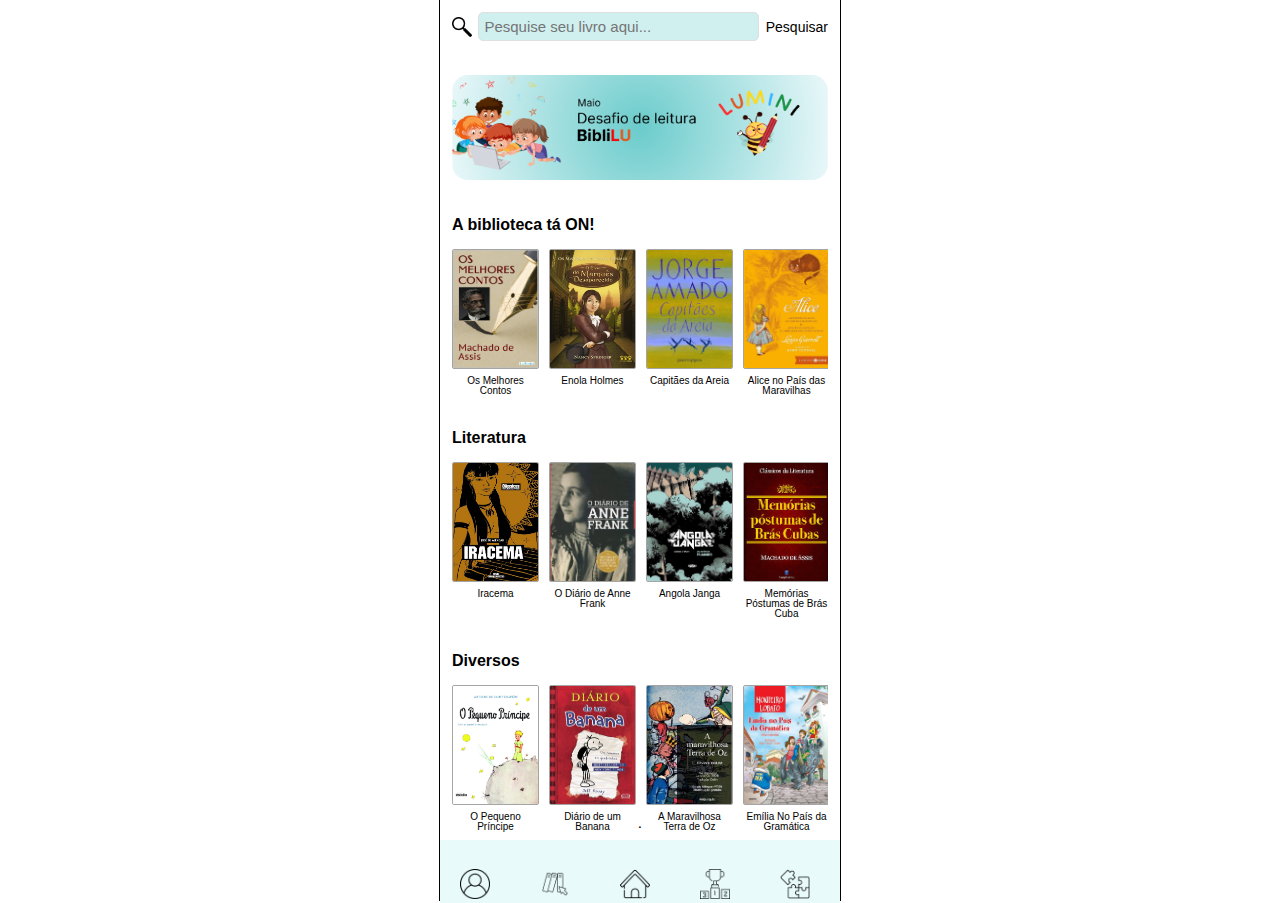
<file: client/src/html/catalogoLivros8e9.html>
<!DOCTYPE html>
<html lang="pt-BR">
  <head>
    <meta charset="UTF-8" />
    <meta name="viewport" content="width=device-width, initial-scale=1.0" />
    <!--FAVICON-->
    <link rel="shortcut icon" href="#" type="image/x-icon" />
    <!--MEDIA QUERIES-->
    <link rel="stylesheet" href="/client/src/styles/mediaQueries.css" />
    <!--RESET CSS-->
    <link rel="stylesheet" href="/client/src/styles/reset.css" />
    <!--STYLES CSS-->
    <link rel="stylesheet" href="/client/src/styles/vars.css" />
    <link rel="stylesheet" href="/client/src/styles/styleBodyAndContainer.css">
    <link rel="stylesheet" href="/client/src/styles/styleMenuPadrao.css">
    <link rel="stylesheet" href="/client/src/styles/styleCatalogo.css" />
    <title>Catálogo de Livros</title>
  </head>
  <body>
    <div class="container">
      <main class="container_app">
        <div class="margin_32px barra_pesquisa">
          <img src="/client/src/imgs/imgs_icons/icone_pesquisa.png" alt="" />
          <input placeholder="Pesquise seu livro aqui..." type="text" />
          <span
            >Pesquisar</span
          >
        </div>

        <div class="menu_vertical">
          <div class="margin_32px background_Catalogo">
            <img src="/client/src/imgs/backgroundIMGCatalogo.png" alt="" />
          </div>
          <!--SESSÃO DE LIVROS - AVENTURA-->
          <div class="container_painelLivros">
            <h1>
              A biblioteca tá ON!
            </h1>
            <section class="margin_32px section_painelLivros">
              <a href="#">
                <figure>
                  <img src="/client/src/imgs/imgs_Capas_Livros8e9/Os_melhores_contos.jpg" alt="" />
                <figcaption>
                  Os Melhores Contos
                </figcaption>
                </figure>
              </a>
              <a href="#">
                <figure>
                  <img src="/client/src/imgs/imgs_Capas_Livros8e9/enola2.jpg" alt="" />
                <figcaption>
                  Enola Holmes
                </figcaption>
                </figure>
              </a>
              <a href="#">
                <figure>
                  <img src="/client/src/imgs/imgs_Capas_Livros8e9/Capitaes_da_Areia.jpg" alt="" />
                <figcaption>
                  Capitães da Areia
                </figcaption>
                </figure>
              </a>
              <a href="#">
                <figure>
                  <img src="/client/src/imgs/imgs_Capas_Livros8e9/Alice_no_pais_das_maravilhas.jpg" alt="" />
                  <figcaption>
                    Alice no País das Maravilhas
                  </figcaption>
                </figure>
              </a>
            </section>
          </div>
          <!--SESSÃO DE LIVROS - LITERATURA BRASILEIRA -->
          <div class="container_painelLivros">
            <h1>Literatura</h1>
            <section class="margin_32px section_painelLivros">
              <a href="#">
                <figure>
                  <img src="/client/src/imgs/imgs_Capas_Livros8e9/Iracema.jpg" alt="" />
                  <figcaption>
                    Iracema
                  </figcaption>
                </figure>
              </a>
              <a href="#">
                <figure>
                  <img src="/client/src/imgs/imgs_Capas_Livros8e9/capa_anne_frank.jpg" alt="" />
                  <figcaption>
                    O Diário de Anne Frank
                  </figcaption>
                </figure>
              </a>
              <a href="#">
                <figure>
                  <img src="/client/src/imgs/imgs_Capas_Livros8e9/Angola_janga.jpg" alt="" />
                  <figcaption>Angola Janga</figcaption>
                </figure>
              </a>
              <a href="#">
                <figure>
                  <img src="/client/src/imgs/imgs_Capas_Livros8e9/Memorias_Postumas_de_Bras_Cubas.jpeg" alt="" />
                  <figcaption>Memórias Póstumas de Brás Cuba</figcaption>
                </figure>
              </a>
            </section>
          </div>
          <div class="container_painelLivros">
            <h1>Diversos</h1>
            <section class="margin_32px section_painelLivros">
              <a href="">
                <figure>
                  <img src="/client/src/imgs/imgs_Capas_Livros6e7/O_pequeno_principe.jpg" alt="" />
                  <figcaption>
                    O Pequeno Príncipe
                  </figcaption>
                </figure>
              </a>
              <a href="#">
                <figure>
                    <img src="/client/src/imgs/imgs_Capas_Livros6e7/Diario_de_um_banana.jpg" alt="" />
                  <figcaption>
                    Diário de um Banana
                  </figcaption>
                </figure>
              </a>
              <a href="#">
                <figure>
                  <img src="/client/src/imgs/imgs_Capas_Livros6e7/A_maravilhosa_terra_de_oz.jpeg" alt="" />
                  <figcaption>
                    A Maravilhosa Terra de Oz
                  </figcaption>
                </figure>
              </a>
              <a href="#">
                <figure>
                  <img src="/client/src/imgs/imgs_Capas_Livros6e7/Emilia_no_pais_da_gramatica.jpg" alt="" />
                  <figcaption>
                    Emília No País da Gramática
                  </figcaption>
                </figure>
              </a>
            </section>
          </div>
        </main>
              </div>
        </div>
    <div class="container-footer">
      <footer>
        <p>.</p>
      </footer>

      <section class="container_navigation">
        <nav class="navigation">
          <a href="/client/src/html/perfil.html">
            <img class="icons_imgs" src="/client/src/imgs/imgs_icons/icone_perfil.png" alt="" />
          </a>
          <a href="/client/src/html/prateleira.html">
            <img class="icons_imgs" src="/client/src/imgs/imgs_icons/icone_biblioteca.png" alt="" />
          </a>
          <a href="catalogoLivros8e9.html">
            <img class="icons_imgs" src="/client/src/imgs/imgs_icons/icone_home.png" alt="" />
          </a>
          <a href="/client/src/html/ranking.html">
            <img class="icons_imgs" src="/client/src/imgs/imgs_icons/icone_ranking.png" alt="" />
          </a>
          <a href="/client/src/html/jogos.html">
            <img class="icons_imgs" src="/client/src/imgs/imgs_icons/icone_jogos.png" alt="" />
          </a>
        </nav>
      </section>
    </div>
  </body>
</html>
</file>
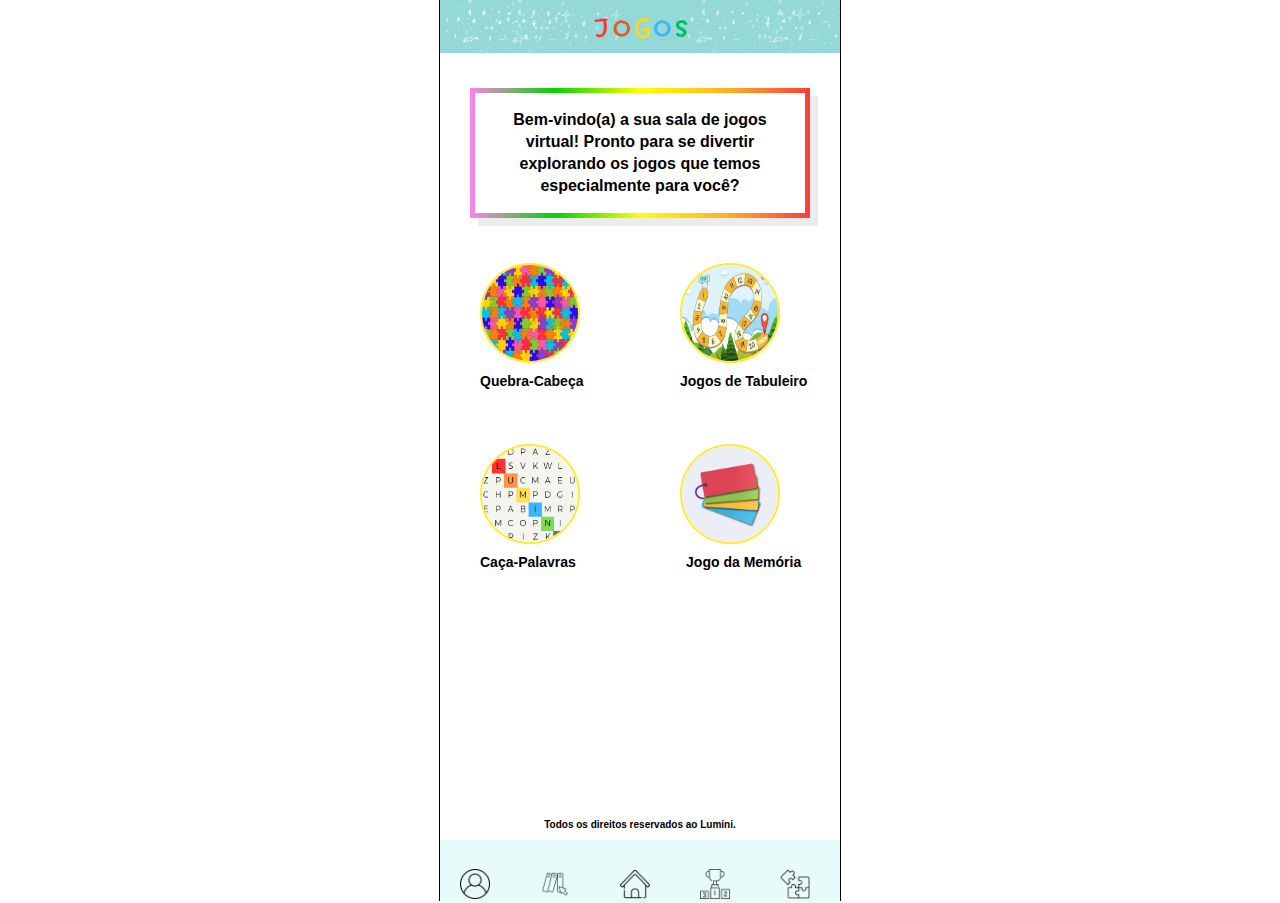
<file: client/src/html/jogos.html>
<!DOCTYPE html>
<html lang="pt-BR">
  <head>
    <meta charset="UTF-8" />
    <meta name="viewport" content="width=device-width, initial-scale=1.0" />
    <!--FAVICON-->
    <link rel="shortcut icon" href="#" type="image/x-icon" />
    <!--MEDIA QUERIES-->
    <link rel="stylesheet" href="/client/src/styles/mediaQueries.css" />
    <!--RESET CSS-->
    <link rel="stylesheet" href="/client/src/styles/reset.css" />
    <!--STYLES CSS-->
    <link rel="stylesheet" href="/client/src/styles/vars.css" />
    <link
      rel="stylesheet"
      href="/client/src/styles/styleBodyAndContainer.css"
    />
    <link rel="stylesheet" href="/client/src/styles/styleMenuPadrao.css" />
    <link rel="stylesheet" href="/client/src/styles/styleJogos.css" />
    <title>Catálogo de Livros</title>
  </head>
  <body>
    <div class="container">
      <main class="container_app">
        <!--IMG RANKING TOPO-->
        <img
          class="bg_prateleira"
          src="/client/src/imgs/imgs_icons/bg_jogos.png"
          alt=""
        />

        <div class="container_BoasVindas">
          <!-- <img src="/client/src/imgs/" alt="" /> -->
          <p>
            Bem-vindo(a) a sua sala de jogos virtual! Pronto para se divertir
            explorando os jogos que temos especialmente para você?
          </p>
        </div>

        <!--JOGOSS-->
        <div class="container_jogos">
          <section class="container_jogos_esquerda">
            <div class="container_jogos_esquerda__padding  container_hover">
              <img
                class="icon_jogos alter_img"
                src="/client/src/imgs/imgs_icons/quebra_cbc.jpg"
                alt=""
              />
              <h2>
                Quebra-Cabeça
              </h2>
            </div>
            <div class="container_jogos_esquerda__padding  container_hover">
              <img
                class="icon_jogos alter_img"
                src="/client/src/imgs/imgs_icons/caca_palavra.png"
                alt=""
              />
              <h2>
                Caça-Palavras
              </h2>
            </div>
          </section>
          <section class="container_jogos_direita">
            <div class="container_jogos_esquerda__padding container_hover">
              <img
                class="icon_jogos alter_img"
                src="/client/src/imgs/imgs_icons/tabuleiro.png.jpeg"
                alt=""
              />
              <h2>
                Jogos de Tabuleiro
              </h2>
            </div>
            <div class="container_jogos_esquerda__padding  container_hover">
              <img
                class="icon_jogos alter_img"
                src="/client/src/imgs/imgs_icons/flashcards.png"
                alt=""
              />
              <h2>
                Jogo da Memória
              </h2>
            </div>
          </section>
        </div>
      </main>
    </div>
    <div class="container-footer">
      <footer>
        <p>
          Todos os direitos reservados ao Lumini.
        </p>
      </footer>

      <!--MENU FIXO-->
      <section class="container_navigation">
        <nav class="navigation">
          <a href="/client/src/html/perfil.html">
            <img
              class="icons_imgs"
              src="/client/src/imgs/imgs_icons/icone_perfil.png"
              alt=""
            />
          </a>
          <a href="/client/src/html/prateleira.html">
            <img
              class="icons_imgs"
              src="/client/src/imgs/imgs_icons/icone_biblioteca.png"
              alt=""
            />
          </a>
          <a href="catalogoLivros8e9.html">
            <img
              class="icons_imgs"
              src="/client/src/imgs/imgs_icons/icone_home.png"
              alt=""
            />
          </a>
          <a href="/client/src/html/ranking.html">
            <img
              class="icons_imgs"
              src="/client/src/imgs/imgs_icons/icone_ranking.png"
              alt=""
            />
          </a>
          <a href="/client/src/html/jogos.html">
            <img
              class="icons_imgs"
              src="/client/src/imgs/imgs_icons/icone_jogos.png"
              alt=""
            />
          </a>
        </nav>
      </section>
    </div>
  </body>
</html>
</file>
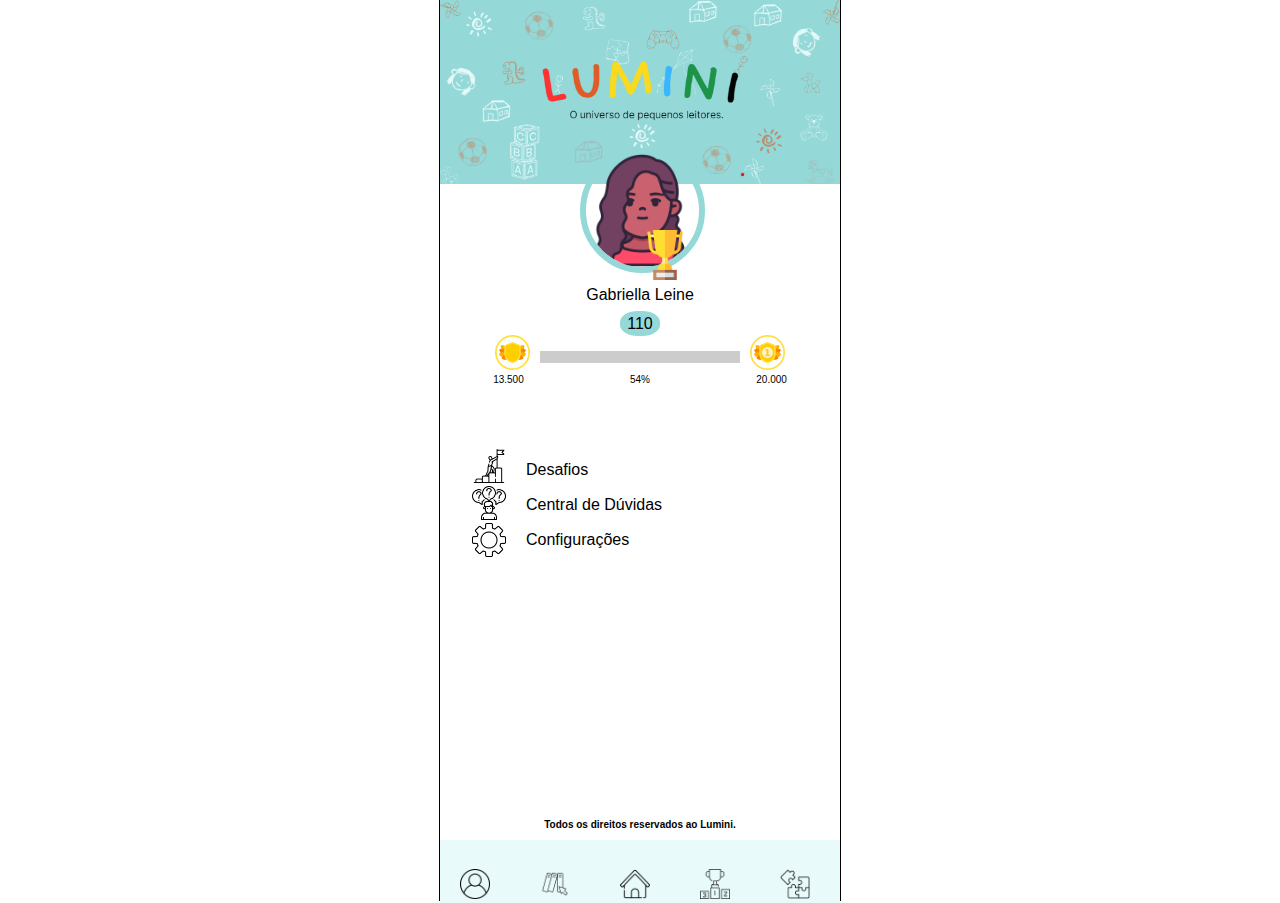
<file: client/src/html/perfil.html>
<!DOCTYPE html>
<html lang="pt-BR">
  <head>
    <meta charset="UTF-8" />
    <meta name="viewport" content="width=device-width, initial-scale=1.0" />
    <!--FAVICON-->
    <link rel="shortcut icon" href="#" type="image/x-icon" />
    <!--MEDIA QUERIES-->
    <link rel="stylesheet" href="/client/src/styles/mediaQueries.css" />
    <!--RESET CSS-->
    <link rel="stylesheet" href="/client/src/styles/reset.css" />
    <!--STYLES CSS-->
    <link rel="stylesheet" href="/client/src/styles/vars.css" />
    <link
      rel="stylesheet"
      href="/client/src/styles/styleBodyAndContainer.css"
    />
    <link rel="stylesheet" href="/client/src/styles/styleMenuPadrao.css" />
    <link rel="stylesheet" href="/client/src/styles/stylePerfil.css" />
    <title>Catálogo de Livros</title>
  </head>
  <body>
    <div class="container">
      <main class="container_app">
        <!--IMG RANKING TOPO-->
        <img
          class="bg_prateleira"
          src="/client/src/imgs/imgs_icons/icone_capa_usuario.png"
          alt=""
        />

        <div class="container_perfil">
          <img class="icone_perfil" src="/client/src/imgs/imgs_icons/icone_menina.png" alt="" />
          <img class="position_trofeu" src="/client/src/imgs/imgs_icons/icone_trofeu.png" alt="" />
          <div class="container_perfil__infos"> 
            <p>
              Gabriella Leine
            </p>
            <p class="button_level">
              110
            </p>
          </div>
        </div>

        <!--BARRA EXP-->
        <section>
          <img class="icon_rank01" src="/client/src/imgs/imgs_icons/icone_rank.png" alt="" />
          <div class="container_barra_progresso position_barra">
            <div class="progress-barra"></div>
          </div>
          <section class="infos">
            <div>
              <span>
                <p>13.500 </p>
              </span>
            </div>
            <div>
              <span>
                <p>54%</p>
              </span>
            </div>
            <div>
              <span>
                <p>20.000</p>
              </span>
            </div>
          </section>
          <img class="icon_rank02" src="/client/src/imgs/imgs_icons/icone_rank1.png" alt="" />
        </section>

        <!--SECTION FERRAMENTAS-->
        <section class="container_ferramentas">
            <div>
              <img
                class="icon_jogos"
                src="/client/src/imgs/imgs_icons/icone_desafio.png"
                alt=""
              />
              <span class="span_1">
                Desafios
              </span>
            </div>
            <div>
              <img
                class="icon_jogos"
                src="/client/src/imgs/imgs_icons/icone_duvida.png"
                alt=""
              />
              <span class="span_2">
                Central de Dúvidas
              </span>
            </div>
            <div>
              <img
                class="icon_jogos"
                src="/client/src/imgs/imgs_icons/icone_config.png"
                alt=""
              />
              <span class="span_3">
                Configurações
              </span>
            </div>
        </section>
      </main>
    </div>
    <div class="container-footer">
      <footer>
        <p>Todos os direitos reservados ao Lumini.</p>
      </footer>

      <!--MENU FIXO-->
      <section class="container_navigation">
        <nav class="navigation">
          <a href="/client/src/html/perfil.html">
            <img
              class="icons_imgs"
              src="/client/src/imgs/imgs_icons/icone_perfil.png"
              alt=""
            />
          </a>
          <a href="/client/src/html/prateleira.html">
            <img
              class="icons_imgs"
              src="/client/src/imgs/imgs_icons/icone_biblioteca.png"
              alt=""
            />
          </a>
          <a href="catalogoLivros8e9.html">
            <img
              class="icons_imgs"
              src="/client/src/imgs/imgs_icons/icone_home.png"
              alt=""
            />
          </a>
          <a href="/client/src/html/ranking.html">
            <img
              class="icons_imgs"
              src="/client/src/imgs/imgs_icons/icone_ranking.png"
              alt=""
            />
          </a>
          <a href="/client/src/html/jogos.html">
            <img
              class="icons_imgs"
              src="/client/src/imgs/imgs_icons/icone_jogos.png"
              alt=""
            />
          </a>
        </nav>
      </section>
    </div>
  </body>
</html>
</file>
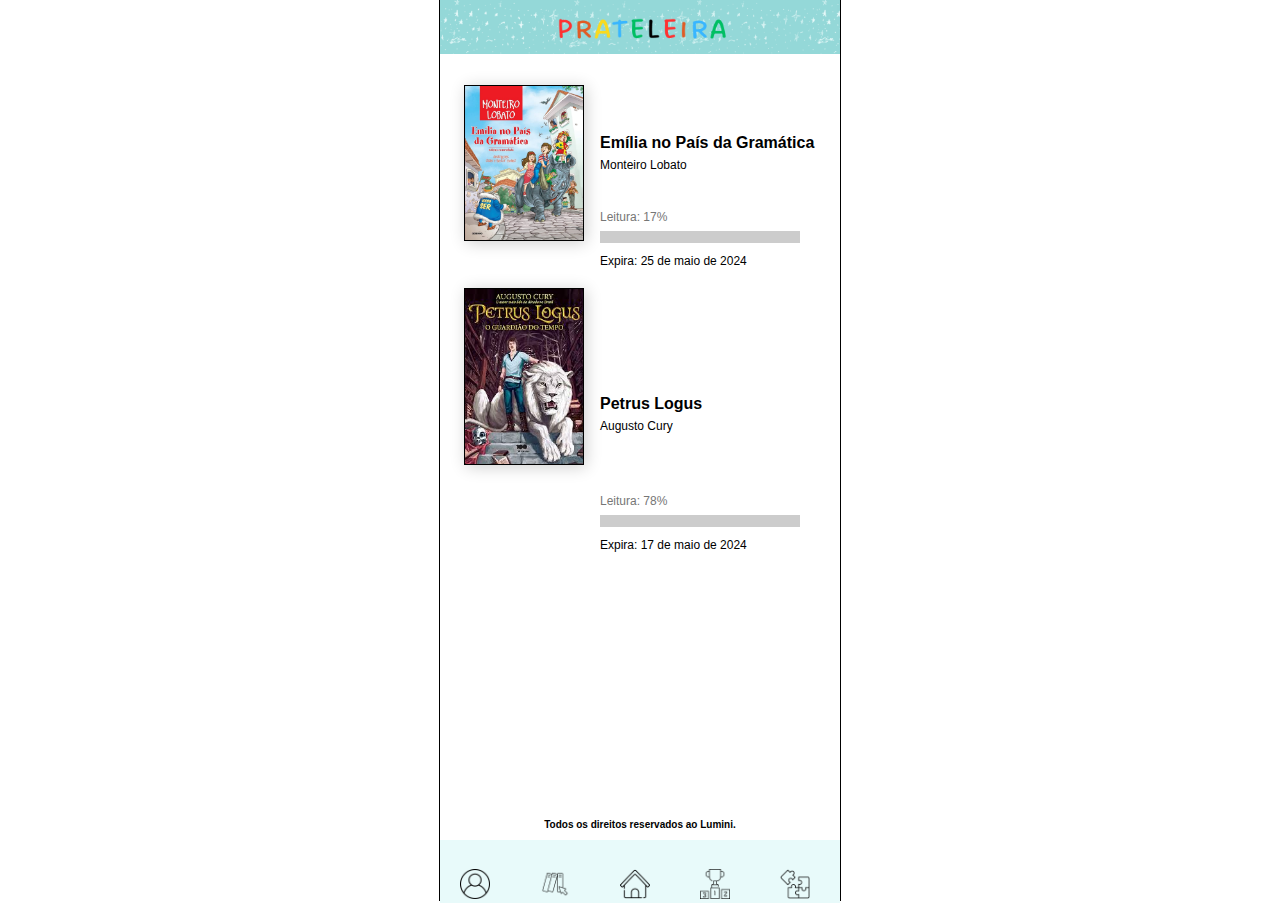
<file: client/src/html/prateleira.html>
<!DOCTYPE html>
<html lang="pt-BR">
  <head>
    <meta charset="UTF-8" />
    <meta name="viewport" content="width=device-width, initial-scale=1.0" />
    <!--FAVICON-->
    <link rel="shortcut icon" href="#" type="image/x-icon" />
    <!--MEDIA QUERIES-->
    <link rel="stylesheet" href="/client/src/styles/mediaQueries.css" />
    <!--RESET CSS-->
    <link rel="stylesheet" href="/client/src/styles/reset.css" />
    <!--STYLES CSS-->
    <link rel="stylesheet" href="/client/src/styles/vars.css" />
    <link rel="stylesheet" href="/client/src/styles/styleBodyAndContainer.css">
    <link rel="stylesheet" href="/client/src/styles/styleMenuPadrao.css">
    <link rel="stylesheet" href="/client/src/styles/stylePrateleira.css" />
    <title>Catálogo de Livros</title>
  </head>
  <body>
    <div class="container">
      <main class="container_app">
        <!--IMG RANKING TOPO-->
        <img class="bg_prateleira" src="/client/src/imgs/imgs_icons/bg_prateleira.png" alt="">

        <!--LIVROS-->
        <div id="container_prateleira">
            <section class="section_prateleira__livro">
                <img src="/client/src/imgs/imgs_Capas_Livros6e7/Emilia_no_pais_da_gramatica.jpg" alt="">
                <div class="section_prateleira__infos01 padding_infos">
                  <h2>
                    Emília no País da Gramática
                  </h2>
                  <p>
                    Monteiro Lobato
                  </p>
                  <p class="section_prateleira_infos__expLeitura">
                    Leitura: 17%
                  </p>
                  <!--BARRA EXP-->
                  <div class="container_barra_progresso">
                    <div class="progress-barra">
                    </div>
                  </div>
                  <p class="size_12">Expira: 25 de maio de 2024</p>
                </div>
            </section>
            
            <section class="section_prateleira__livro">
                <img src="/client/src/imgs/imgs_Capas_Livros6e7/petrus_logus.jfif" alt="">
                <div class="section_prateleira__infos02 padding_infos">
                  <h2>
                    Petrus Logus
                  </h2>
                  <p>
                    Augusto Cury
                  </p>
                  <p class="section_prateleira_infos__expLeitura02">
                    Leitura: 78%
                  </p>
                  <!--BARRA EXP-->
                  <div class="container_barra_progresso">
                    <div class="progress-barra">
                    </div>
                  </div>
                  <p class="size_12">
                    Expira: 17 de maio de 2024
                  </p>
                </div>
            </section>
        </div>
      </main>
    </div>
    <div class="container-footer">
      <footer>
        <p>Todos os direitos reservados ao Lumini.</p>
      </footer>

      <!--MENU FIXO-->
      <section class="container_navigation">
        <nav class="navigation">
          <a href="/client/src/html/perfil.html">
            <img class="icons_imgs" src="/client/src/imgs/imgs_icons/icone_perfil.png" alt="" />
          </a>
          <a href="/client/src/html/prateleira.html">
            <img class="icons_imgs" src="/client/src/imgs/imgs_icons/icone_biblioteca.png" alt="" />
          </a>
          <a href="catalogoLivros8e9.html">
            <img class="icons_imgs" src="/client/src/imgs/imgs_icons/icone_home.png" alt="" />
          </a>
          <a href="/client/src/html/ranking.html">
            <img class="icons_imgs" src="/client/src/imgs/imgs_icons/icone_ranking.png" alt="" />
          </a>
          <a href="/client/src/html/jogos.html">
            <img class="icons_imgs" src="/client/src/imgs/imgs_icons/icone_jogos.png" alt="" />
          </a>
        </nav>
      </section>
    </div>
  </body>
</html>
</file>
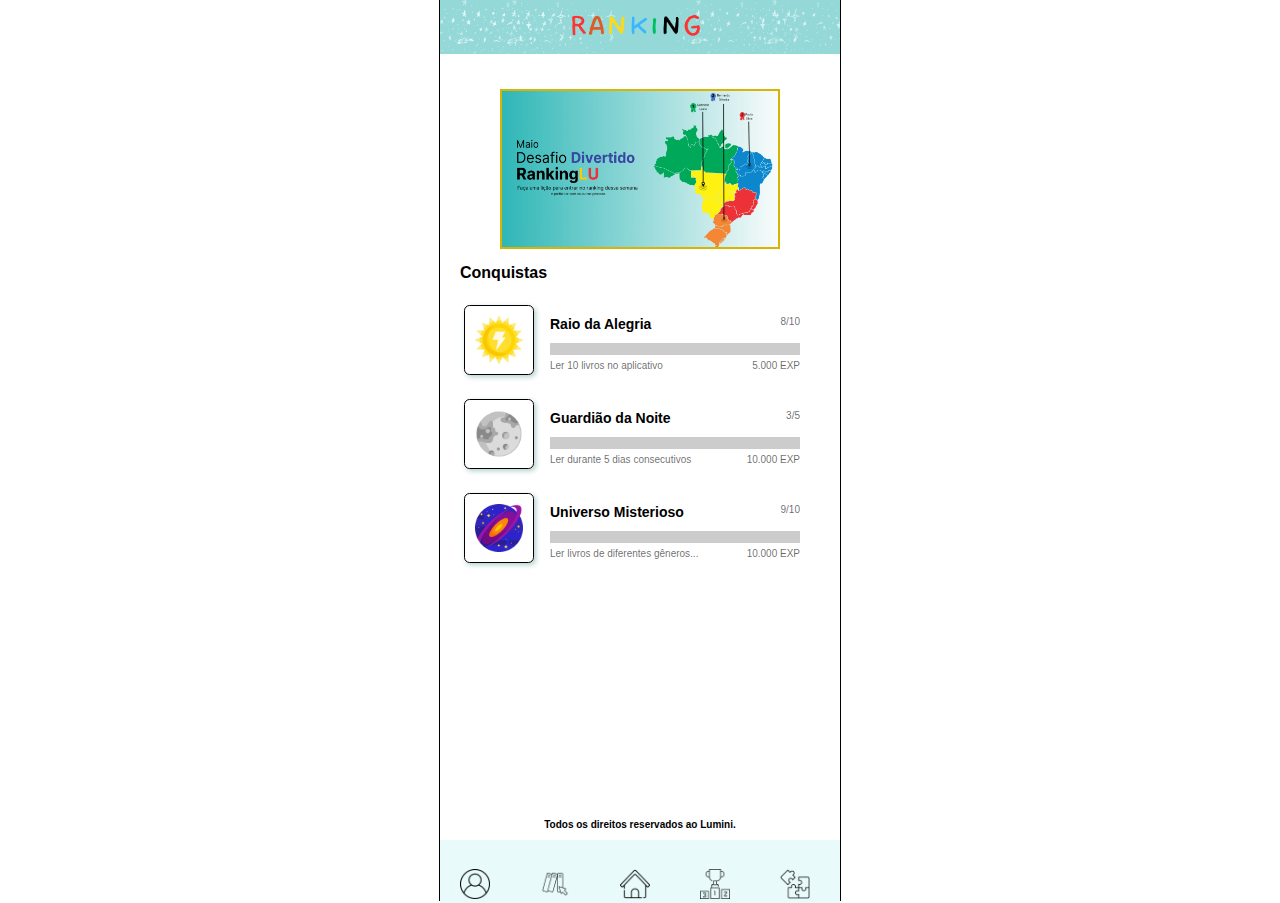
<file: client/src/html/ranking.html>
<!DOCTYPE html>
<html lang="pt-BR">
  <head>
    <meta charset="UTF-8" />
    <meta name="viewport" content="width=device-width, initial-scale=1.0" />
    <!--FAVICON-->
    <link rel="shortcut icon" href="#" type="image/x-icon" />
    <!--MEDIA QUERIES-->
    <link rel="stylesheet" href="/client/src/styles/mediaQueries.css" />
    <!--RESET CSS-->
    <link rel="stylesheet" href="/client/src/styles/reset.css" />
    <!--STYLES CSS-->
    <link rel="stylesheet" href="/client/src/styles/vars.css" />
    <link rel="stylesheet" href="/client/src/styles/styleBodyAndContainer.css">
    <link rel="stylesheet" href="/client/src/styles/styleMenuPadrao.css">
    <link rel="stylesheet" href="/client/src/styles/styleRanking.css" />
    <title>Catálogo de Livros</title>
  </head>
  <body>
    <div class="container">
      <main class="container_app">
        <!--IMG RANKING TOPO-->
        <img class="bg_prateleira" src="/client/src/imgs/imgs_icons/bg_ranking.png" alt="">

        <div class="img_bg_ranking">
          <img src="/client/src/imgs/imgs_icons/bg_bgranking.png" alt="" />
        </div>

        <!--CONQUISTAS-->
        <div class="container_conquistas">
            <h1>Conquistas</h1>
            <section class="container_conquistas__unico">
                <img class="icons_conquistas" src="/client/src/imgs/imgs_icons/icone_sol.png" alt="">
                <div class="icons_conquistas__infos">
                  <div class="space_between">
                    <h2>Raio da Alegria</h2>
                    <p>8/10</p>
                  </div>
                  <!--BARRA EXP-->
                  <div class="container_barra_progresso">
                    <div class="progress-barra">
                    </div>
                  </div>
                  <div class="space_between">
                    <p>Ler 10 livros no aplicativo</p>
                    <p>5.000 EXP</p>
                  </div>
                </div>
            </section>
            
            <section class="container_conquistas__unico">
                <img class="icons_conquistas" src="/client/src/imgs/imgs_icons/icone_lua.png" alt="">
                <div class="icons_conquistas__infos">
                  <div class="space_between">
                    <h2>Guardião da Noite</h2>
                    <p>3/5</p>
                  </div>
                  <!--BARRA EXP-->
                  <div class="container_barra_progresso">
                    <div class="progress-barra">
                    </div>
                  </div>
                  <div class="space_between">
                    <p>Ler durante 5 dias consecutivos</p>
                    <p>10.000 EXP</p>
                  </div>
                </div>
            </section>

            <section class="container_conquistas__unico">
                <img class="icons_conquistas" src="/client/src/imgs/imgs_icons/icone_buraco_negro.png" alt="" />
                <div class="icons_conquistas__infos">
                  <div class="space_between">
                    <h2>Universo Misterioso</h2>
                    <p>9/10</p>
                  </div>
                  <!--BARRA EXP-->
                  <div class="container_barra_progresso">
                    <div class="progress-barra">
                    </div>
                  </div>
                  <div class="space_between">
                    <p>Ler livros de diferentes gêneros...</p>
                    <p>10.000 EXP</p>
                  </div>
                </div>
            </section>
        </div>
      </main>
    </div>
    <div class="container-footer">
      <footer>
        <p>Todos os direitos reservados ao Lumini.</p>
      </footer>

      <!--MENU FIXO-->
      <section class="container_navigation">
        <nav class="navigation">
          <a href="/client/src/html/perfil.html">
            <img class="icons_imgs" src="/client/src/imgs/imgs_icons/icone_perfil.png" alt="" />
          </a>
          <a href="/client/src/html/prateleira.html">
            <img class="icons_imgs" src="/client/src/imgs/imgs_icons/icone_biblioteca.png" alt="" />
          </a>
          <a href="catalogoLivros8e9.html">
            <img class="icons_imgs" src="/client/src/imgs/imgs_icons/icone_home.png" alt="" />
          </a>
          <a href="/client/src/html/ranking.html">
            <img class="icons_imgs" src="/client/src/imgs/imgs_icons/icone_ranking.png" alt="" />
          </a>
          <a href="/client/src/html/jogos.html">
            <img class="icons_imgs" src="/client/src/imgs/imgs_icons/icone_jogos.png" alt="" />
          </a>
        </nav>
      </section>
    </div>
  </body>
</html>
</file>
<file: client/src/styles/mediaQueries.css>
@media only screen and (max-device-width: 900px) {
    .container_app { width:100%; } 
}
</file>
<file: client/src/styles/vars.css>
@import url('https://fonts.googleapis.com/css2?family=Roboto:ital,wght@0,100;0,300;0,400;0,500;0,700;0,900;1,100;1,300;1,400;1,500;1,700;1,900&display=swap');

:root {
    --font-padrao:  "InterE", sans-serif;
    --backgroud: #e8e8e7;
    --background-input: #8F8E8E;
    --color-font: black;
    --background-btn: #FF5757;
}
</file>
<file: client/src/styles/styleBodyAndContainer.css>
@import url("https://fonts.googleapis.com/css2?family=Roboto:ital,wght@0,100;0,300;0,400;0,500;0,700;0,900;1,100;1,300;1,400;1,500;1,700;1,900&display=swap");

/*GERAL*/
body {
  font-family: var(--font-padrao);
  background: var(--background);
  color: black;
  height: 100vh;
  width: 100vw;
  color: var(--color-font);
  /* overflow: hidden; */
  overflow-x: hidden;
  overflow-y: hidden;
}

/*CONTAINER APP*/
.container_app {
  position: absolute;
  top: 50%;
  left: 50%;
  transform: translate(-50%, -50%);
  max-width: 400px;
  width: 100%;
  border: 1px solid black;
  overflow: hidden;
  height: 100%;
}
</file>
<file: client/src/styles/styleMenuPadrao.css>
/*NAVIGATION*/
.container_navigation {
    background-color: #E8FAFA;
    width: 100%;
    height: 100%;
    display: flex;
    align-items: flex-end;
  }
  .container_navigation .navigation {
    height: 40px;
    width: 100%;
    display: flex;
    justify-content: space-around;
    align-items: center;
  }
  
  .navigation a {
    width: 40px;
    height: 100%;
  }
  
  .navigation a img {
    width: 100%;
    overflow: hidden;
  }
  
  .navigation .icons_imgs {
    width: 30px;
    height: 30px;
    margin-top: 6px;
  }

  /*FOOTER*/
.container-footer {
  position: absolute;
  top: 90%;
  left: 50%;
  bottom: 0%;
  transform: translate(-50%, 0);
  height: 7%;
  width: 100%;
  max-width: 400px;
}

/*FOOTER*/
footer p {
text-align: center;
font-weight: 700;
font-size: 10px;
margin: 10px;
}
</file>
<file: client/src/styles/styleCatalogo.css>
/*BARRA DE PESQUISA*/
.margin_32px {
  margin-bottom: 10px;
}

.barra_pesquisa {
  display: flex;
  align-items: center;
  gap: 0.4rem;
  padding: 3%;
}

.barra_pesquisa input {
  padding: 5px;
  border-radius: 5px;
  border: 1px solid #dfdfdf;
  outline: 0;
  font-size: 15px;
  width: 100%;
  background-color: #D0EFEF;
}

.barra_pesquisa span {
  cursor: pointer;
  font-size: 14px;
  font-weight: 400;
}

.barra_pesquisa img {
  width: 25px;
  height: 20px;
}

/*BACKGROUND CATALOGO*/
.background_Catalogo img {
  width: 100%;
  border-radius: 16px;
}

.background_Catalogo {
  padding: 3%;
}

/*SECTION LIVROS*/
h1 {
  text-align: left;
  margin-bottom: 1rem;
  font-weight: 600;
}

.section_painelLivros {
  display: flex;
  justify-content: space-evenly;
  gap: 10px;
  overflow: hidden;
}
.container_painelLivros {
  padding: 3%;
}

.section_painelLivros img {
  width: 87px;
  height: 120px;
  border: 1px solid rgba(0, 0, 0, 0.351);
  border-radius: 2px;
}

.section_painelLivros figure figcaption {
  font-size: 10px;
  text-decoration: none;
  color: black;
  text-align: center;
  margin-top: 4px;
  
}

.section_painelLivros a {
  text-decoration: none;
}

/*FOOTER*/
.container-footer {
    position: absolute;
    top: 90%;
    left: 50%;
    bottom: 0%;
    transform: translate(-50%, 0);
    height: 7%;
    width: 100%;
    max-width: 400px;
}

/*FOOTER*/
footer p {
  text-align: center;
  font-weight: 700;
  font-size: 10px;
  margin: 10px;
}


/*MENU_VERTICAL*/

.menu_vertical {
  height: 100%;
  overflow-y: auto;
}

::-webkit-scrollbar {
  width: 0px;
}
</file>
<file: client/src/styles/styleJogos.css>
.bg_prateleira {
    width: 400px;
}

.container_BoasVindas {
    width: 85%;
    font-weight: 600;
    text-align: center;
    margin: 32px auto;
    padding: 16px;
    line-height: 22px;
    border: 5px solid transparent;
    box-shadow: 8px 8px rgba(72, 72, 72, 0.104);
    border-image: linear-gradient(to right, rgb(254, 132, 236), rgb(2, 211, 2), yellow, rgb(255, 178, 35), rgb(255, 59, 59)) 5;
}

.icon_jogos {
    width: 100px;
    border: 2px solid rgba(255, 230, 0, 0.833);
    border-radius: 60%;
}

.alter_img {
    width: 100px;
    height: 100px;
}

.container_jogos {
    margin-top: 45px;
}

.container_jogos_esquerda__padding {
    padding-bottom: 56px;
}
.container_jogos_esquerda {
    width: 100%;
    max-width: 350px;
    /* margin: 0 auto; */
    position: fixed;
    left: 40px;
    /* border: 1px solid; */

}

.container_jogos_esquerda h2 {
    font-weight: bold;
    font-size: 14px;
    /* border: 1px solid red; */
    margin-top: 8px;
}

.container_jogos_direita {
    position: fixed;
    left: 240px;
}

.container_jogos_direita h2 {
    font-size: 14px;
    margin-top: 8px;
    font-weight: bold;
    text-align: center;
    /* border: 1px solid red; */
}


/*HOVER*/

.container_hover:hover img {
    -webkit-transform: scale(1.1);
    transform: scale(1.1);
     
}
</file>
<file: client/src/styles/stylePerfil.css>
.bg_prateleira {
    width: 400px;
}

.icone_perfil {
    border: 6px solid #94D8D8;
    border-radius: 100%;
    width: 125px;
    position: fixed;
    top: 148px;
    left: 140px;
}

.container_perfil p {
    margin-top: 8px;
    text-align: center;
}

.container_perfil__infos {
    margin-top: 100px;
}

.button_level {
    background-color: #94D8D8;
    width: 40px;
    height: 25px;
    padding-top: 5px;
    border-radius: 45%;
    margin: 0 auto;
}

img {
    width: 50px;
    /* padding-right: 8px; */
}

.infos {
    display: flex;
    justify-content: space-around;
    font-size: 10px;
}

.icon_rank01 {
    position: fixed;
    top: 335px;
    left: 55px;
    width: 35px;
}

.icon_rank02 {
    position: fixed;
    top: 335px;
    left: 310px;
    width: 35px;
}

.position_trofeu {
    position: fixed;
    left: 200px;
    top: 230px;
}

.position_barra {
    margin: 15px auto;
}

.container_ferramentas {
    /* display: inline-flex; */
    /* width: 180px; */
    margin: 64px 0 0 32px;
    /* border: 1px solid red; */
}

.container_ferramentas img {
    width: 34px;
}

.span_1 {
    position: fixed;
    top: 462px;
    left: 86px;

}

.span_2 {
    position: fixed;
    top: 497px;
    left: 86px;
}

.span_3 {
    position: fixed;
    top: 532px;
    left: 86px;

}

/*BARRA PROGRESSO*/
.container_barra_progresso {
    height: 12px;
    width: 200px;
    background-color: #CCC;
    position: relative;
    margin-bottom: 12px;
}

.container_barra_progresso .progress-barra{
   position: absolute;
   height: 100%;
   background-color: #94D8D8;
   animation: progress-animation 5s infinite;
}

@keyframes progress-animation{
    0% { width: 0%; } 
    54% { width: 54%}
}
</file>
<file: client/src/styles/stylePrateleira.css>
.bg_prateleira {
    width: 400px;
}

#container_prateleira {
    margin: 28px 12px 0 12px;
    max-width: 100%;
    max-height: 100%;
    /* border: 1px solid red; */
}

.section_prateleira__livro {
    padding: 0 0 44px 12px;
}

.section_prateleira__infos01 {
    position: fixed;
    left: 40%;
    top: 15%;
}

.section_prateleira__infos02 {
    position: fixed;
    left: 40%;
    top: 44%;
}

.section_prateleira__livro h2 {
    font-weight: bold;
    padding-bottom: 8px;
}

.section_prateleira__livro p {
    font-size: 12px;
    padding-bottom: 8px;
}

.section_prateleira_infos__expLeitura {
    margin-top: 32px;
    color: rgb(118, 118, 118);
}

.section_prateleira_infos__expLeitura02 {
    margin-top: 55px;
    color: rgb(118, 118, 118);
}

.size_12 > p {
    font-size: 8px;
}

.section_prateleira__livro img {
    width: 120px;
    border: 1.5px solid black;
    box-shadow: 2px 2px 15px rgba(0, 0, 0, 0.192);
}

/*BARRA PROGRESSO*/
.container_barra_progresso {
    height: 12px;
    width: 200px;
    background-color: #CCC;
    position: relative;
    margin-bottom: 12px;
}

.container_barra_progresso .progress-barra{
   position: absolute;
   height: 100%;
   background-color: #94D8D8;
   animation: progress-animation 5s infinite;
}

@keyframes progress-animation{
    0% { width: 0%; } 
    24% { width: 24%}
}
</file>
<file: client/src/styles/styleRanking.css>
img {
    width: 250px;
}

.bg_prateleira {
    width: 400px;
}

.img_bg_ranking {
    margin-top: 32px;
    /* border: 1px solid red; */
}

.img_bg_ranking img {
    display: flex;
    width: 280px;
    height: 160px;
    margin: auto;
    border: 2px solid rgb(216, 181, 4);
}

.container_conquistas {
    margin-top: 16px;
}

.container_conquistas h1 {
    font-weight: bold;
    margin-left: 20px;
}

.icons_conquistas {
    width: 70px;
    border: 1px solid black;
    box-shadow: 2px 2px 5px rgba(90, 154, 145, 0.467);
    border-radius: 8%;
    padding: 10px;
}

.container_conquistas__unico {
    margin: 24px 0 0 24px;
    display: flex;
    font-size: 12px;
    justify-content: space-between;
    /* border: 1px solid red; */
}

.container_conquistas__unico h2 {
    font-size: 14px;
    font-weight: 700;
    margin-bottom: 12px;
}

.container_conquistas__unico p {
    color: rgba(0, 0, 0, 0.597);
}

.icons_conquistas__infos {
    font-size: 12px;
    margin-top: 6px;
    position: fixed;
    left: 110px;
}

.space_between {
    display: flex;
    justify-content: space-between;
    margin-top: 6px;
    font-size: 10px;
}

/*BARRA PROGRESSO*/
.container_barra_progresso {
    height: 12px;
    width: 250px;
    background-color: #CCC;
    position: relative;
}

.container_barra_progresso .progress-barra{
   position: absolute;
   height: 100%;
   background-color: #94D8D8;
   animation: progress-animation 5s infinite;
}

@keyframes progress-animation{
    0% { width: 0%; } 
    50% { width: 50%}
}
</file>
